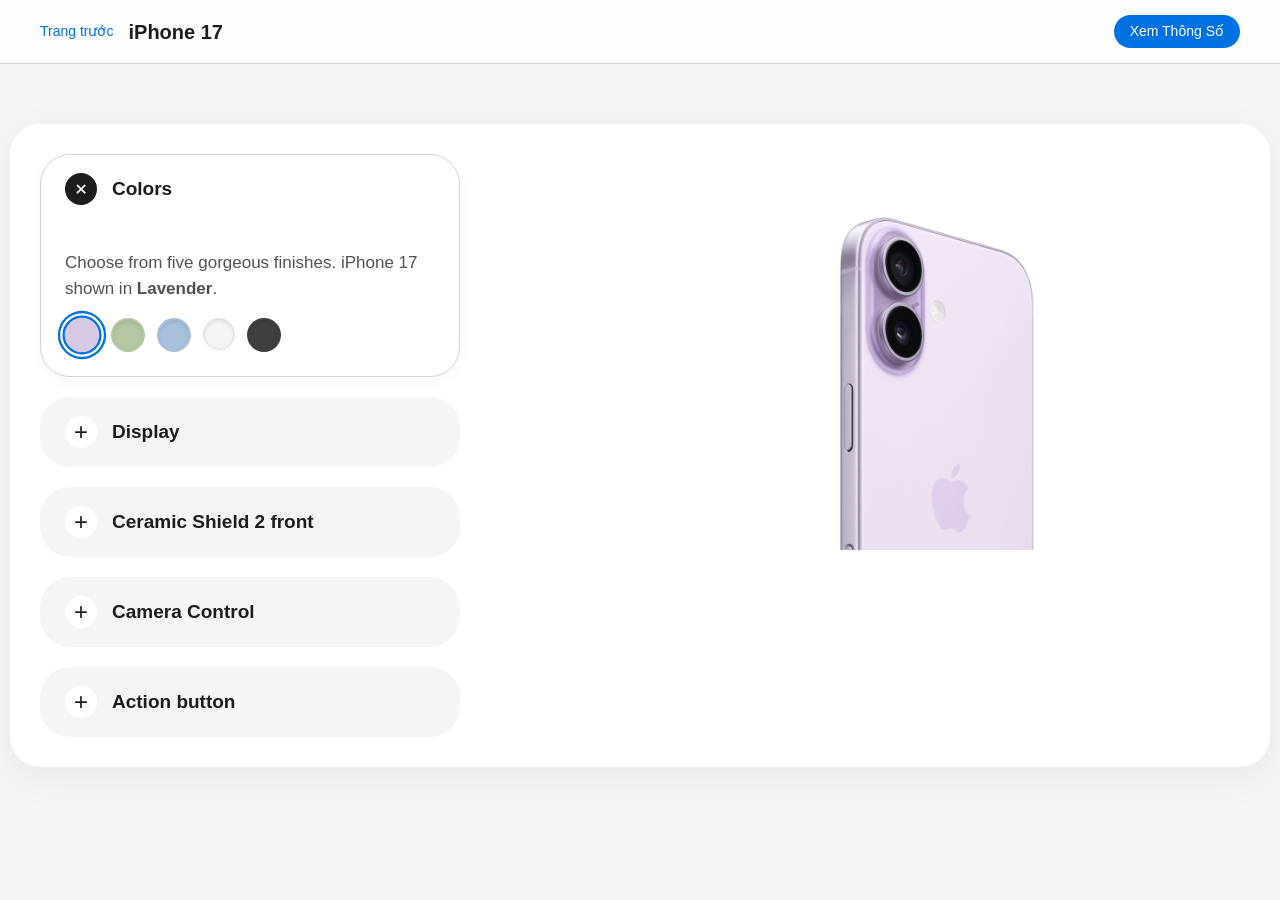
<file: ip17t/overview.html>
<!DOCTYPE html>
<html lang="vi">

<head>
  <meta charset="UTF-8">
  <meta name="viewport" content="width=device-width, initial-scale=1.0">
  <title>iPhone 17 - Overview - TechZ</title>
  <style>
    /* CSS TỔNG THỂ */
    :root {
      --bg-color: #f5f5f7;
      /* Nền xám nhạt để nổi khối trắng lên */
      --text-main: #1d1d1f;
      --text-muted: #86868b;
      --acc-bg: #f5f5f7;
    }

    body {
      font-family: -apple-system, BlinkMacSystemFont, "Segoe UI", Roboto, Helvetica, Arial, sans-serif;
      margin: 0;
      padding: 0;
      background: var(--bg-color);
      color: var(--text-main);
      line-height: 1.5;
    }

    /* ĐIỀU HƯỚNG TRÊN (NAVBAR) */
    .navbar {
      display: flex;
      justify-content: space-between;
      align-items: center;
      padding: 15px 40px;
      border-bottom: 1px solid #d2d2d7;
      position: sticky;
      top: 0;
      background: rgba(255, 255, 255, 0.9);
      backdrop-filter: blur(10px);
      z-index: 100;
    }

    .navbar-brand {
      font-size: 20px;
      font-weight: 600;
      display: flex;
      align-items: center;
      gap: 15px;
    }

    .back-btn {
      font-size: 14px;
      font-weight: 400;
      color: #0071e3;
      text-decoration: none;
      transition: 0.2s;
    }

    .back-btn:hover {
      text-decoration: underline;
      color: #005bb5;
    }

    .btn-buy {
      background: #0071e3;
      color: white;
      padding: 6px 16px;
      border-radius: 20px;
      text-decoration: none;
      font-size: 14px;
      font-weight: 500;
    }

    /* LAYOUT 2 CỘT CHÍNH (Đã giữ lại bản phóng to ảnh) */
    .overview-container {
      background-color: #ffffff;
      border-radius: 30px;
      box-shadow: 0 10px 40px rgba(0, 0, 0, 0.06);
      display: flex;
      max-width: 1200px;
      margin: 60px auto;
      padding: 30px;
      gap: 30px;
      align-items: stretch;
    }

    /* CỘT TRÁI - ACCORDION */
    .left-column {
      flex: 0 0 35%;
      display: flex;
      flex-direction: column;
      gap: 20px;
    }

    .acc-item {
      background: var(--acc-bg);
      border-radius: 30px;
      overflow: hidden;
      transition: all 0.4s ease;
      cursor: pointer;
      border: 1px solid transparent;
    }

    .acc-item:hover {
      border-color: #d2d2d7;
    }

    .acc-header {
      padding: 18px 24px;
      display: flex;
      align-items: center;
      font-size: 19px;
      font-weight: 600;
      gap: 15px;
    }

    .acc-icon {
      width: 32px;
      height: 32px;
      background: white;
      border-radius: 50%;
      display: flex;
      align-items: center;
      justify-content: center;
      font-size: 24px;
      font-weight: 300;
      transition: 0.3s;
    }

    .acc-content {
      max-height: 0;
      padding: 0 24px;
      opacity: 0;
      overflow: hidden;
      transition: all 0.4s ease;
      font-size: 17px;
      color: #515154;
    }

    /* Trạng thái Active của Accordion */
    .acc-item.active {
      background: #ffffff;
      border: 1px solid #d2d2d7;
      box-shadow: 0 4px 15px rgba(0, 0, 0, 0.03);
    }

    .acc-item.active .acc-icon {
      transform: rotate(45deg);
      background: #1d1d1f;
      color: white;
    }

    .acc-item.active .acc-content {
      max-height: 300px;
      padding-bottom: 24px;
      opacity: 1;
      margin-top: 10px;
    }

    /* CỘT PHẢI - ẢNH STICKY */
    .right-column {
      flex: 1;
      display: flex;
      justify-content: center;
      align-items: flex-start; /* Đẩy hình ảnh lên bằng với mép trên của đoạn văn bản */
    }

    .main-image {
      width: 100%;
      max-height: 100%; /* Giới hạn chiều cao tối đa không vượt qua đoạn văn bản */
      object-fit: contain;
      object-position: top center; /* Giúp ảnh luôn bám sát lề trên cùng */
      transition: opacity 0.3s ease;
    }

    /* NÚT MÀU SẮC */
    .color-picker {
      display: flex;
      gap: 12px;
      margin-top: 15px;
    }

    .color-dot {
      width: 30px;
      height: 30px;
      border-radius: 50%;
      cursor: pointer;
      border: 2px solid transparent;
      box-shadow: inset 0 2px 4px rgba(0, 0, 0, 0.1);
      transition: 0.2s;
    }

    .color-dot.active {
      border-color: #0071e3;
      transform: scale(1.15);
      box-shadow: 0 0 0 2px white, 0 0 0 4px #0071e3;
    }

    .c-lavender {
      background: #d7c9e4;
    }

    .c-sage {
      background: #b5c7a3;
    }

    .c-mist {
      background: #a8c1db;
    }

    .c-white {
      background: #f5f5f7;
      border: 1px solid #ddd;
    }

    .c-black {
      background: #404040;
    }
  </style>
</head>

<body>

  <nav class="navbar">
    <div class="navbar-brand">
      <a href="../user/index.html#page-iphone" class="back-btn">Trang trước</a>
      iPhone 17
    </div>
    <a href="specs.html" class="btn-buy">Xem Thông Số</a>
  </nav>

  <div class="overview-container">
    <div class="left-column" id="accordion-container">

      <div class="acc-item active" data-img="./img  ip17/ip17 Colors Lavender.jpg">
        <div class="acc-header">
          <div class="acc-icon">+</div>
          Colors
        </div>
        <div class="acc-content">
          <p id="color-desc">Choose from five gorgeous finishes. iPhone 17 shown in <strong>Lavender</strong>.</p>
          <div class="color-picker">
            <div class="color-dot c-lavender active" data-color="Lavender"
              data-img="./img  ip17/ip17 Colors Lavender.jpg"></div>
            <div class="color-dot c-sage" data-color="Sage" data-img="./img  ip17/ip17 Colors Sage.jpg">
            </div>
            <div class="color-dot c-mist" data-color="Mist Blue" data-img="./img  ip17/ip17 Colors Mist Blue.jpg">
            </div>
            <div class="color-dot c-white" data-color="White" data-img="./img  ip17/ip17 Colors White.jpg">
            </div>
            <div class="color-dot c-black" data-color="Black" data-img="./img  ip17/ip17 Colors Black.jpg">
            </div>
          </div>
        </div>
      </div>
      <div class="acc-item" data-img="./img  ip17/ip17 Display overview.png">
        <div class="acc-header">
          <div class="acc-icon">+</div>
          Display
        </div>
        <div class="acc-content">
          Màn hình Super Retina XDR 6,3 inch — tốt nhất từ trước đến nay của chúng tôi. Độ sáng tối đa 3000 nits. Công
          nghệ ProMotion lên đến 120Hz. Giảm 33% hiện tượng phản chiếu.
        </div>
      </div>

      <div class="acc-item" data-img="./img  ip17/ip17 Ceramic Shield 2 front.png">
        <div class="acc-header">
          <div class="acc-icon">+</div>
          Ceramic Shield 2 front
        </div>
        <div class="acc-content">
          Cứng cáp hơn bất kỳ loại kính điện thoại thông minh nào với khả năng chống trầy xước tốt gấp 3 lần.
        </div>
      </div>

      <div class="acc-item" data-img="./img  ip17/ip17 Camera Control.png">
        <div class="acc-header">
          <div class="acc-icon">+</div>
          Camera Control
        </div>
        <div class="acc-content">
          Chụp ảnh, quay video, điều chỉnh cài đặt và nhiều hơn nữa một cách tức thì. Nhờ đó, bạn sẽ không bao giờ bỏ lỡ bất kỳ khoảnh khắc nào.
        </div>
      </div>

      <div class="acc-item" data-img="./img  ip17/ip17 Action Button.png">
        <div class="acc-header">
          <div class="acc-icon">+</div>
          Action button
        </div>
        <div class="acc-content">
          Một đường dẫn nhanh có thể tùy chỉnh đến tính năng yêu thích của bạn. Nhấn giữ để khởi chạy thao tác bạn muốn — Chế độ im lặng,
Dịch thuật, Phím tắt và nhiều hơn nữa.
        </div>
      </div>

    </div>

    <div class="right-column">
      <img id="main-image" src="./img  ip17/ip17 Colors Lavender.jpg" class="main-image" alt="iPhone Preview">
    </div>
  </div>

  <script>
    const accItems = document.querySelectorAll('.acc-item');
    const mainImg = document.getElementById('main-image');
    const colorDots = document.querySelectorAll('.color-dot');
    const colorDesc = document.getElementById('color-desc');

    // Logic 1: Mở/Đóng Accordion và đổi ảnh
    accItems.forEach(item => {
      item.addEventListener('click', function (e) {
        // Nếu click trúng nút màu thì bỏ qua để không bị đóng accordion
        if (e.target.classList.contains('color-dot')) return;

        // Đóng các mục khác
        accItems.forEach(el => {
          if (el !== item) el.classList.remove('active');
        });

        // Toggle mục hiện tại
        this.classList.toggle('active');

        // Đổi ảnh mượt mà nếu đang mở
        if (this.classList.contains('active')) {
          changeImage(this.getAttribute('data-img'));
        }
      });
    });

    // Logic 2: Bấm nút màu
    colorDots.forEach(dot => {
      dot.addEventListener('click', function (e) {
        e.stopPropagation(); // Chặn sự kiện click lan ra ngoài

        colorDots.forEach(d => d.classList.remove('active'));
        this.classList.add('active');

        // Đổi text màu
        const colorName = this.getAttribute('data-color');
        colorDesc.innerHTML = `Choose from five gorgeous finishes. iPhone 17 shown in <strong>${colorName}</strong>.`;

        // Đổi ảnh
        changeImage(this.getAttribute('data-img'));
      });
    });

    // Hàm đổi ảnh với hiệu ứng mờ
    function changeImage(newSrc) {
      mainImg.style.opacity = 0;
      setTimeout(() => {
        mainImg.src = newSrc;
        mainImg.style.opacity = 1;
      }, 300); // 0.3s bằng với CSS transition
    }
  </script>
</body>

</html>
</file>
